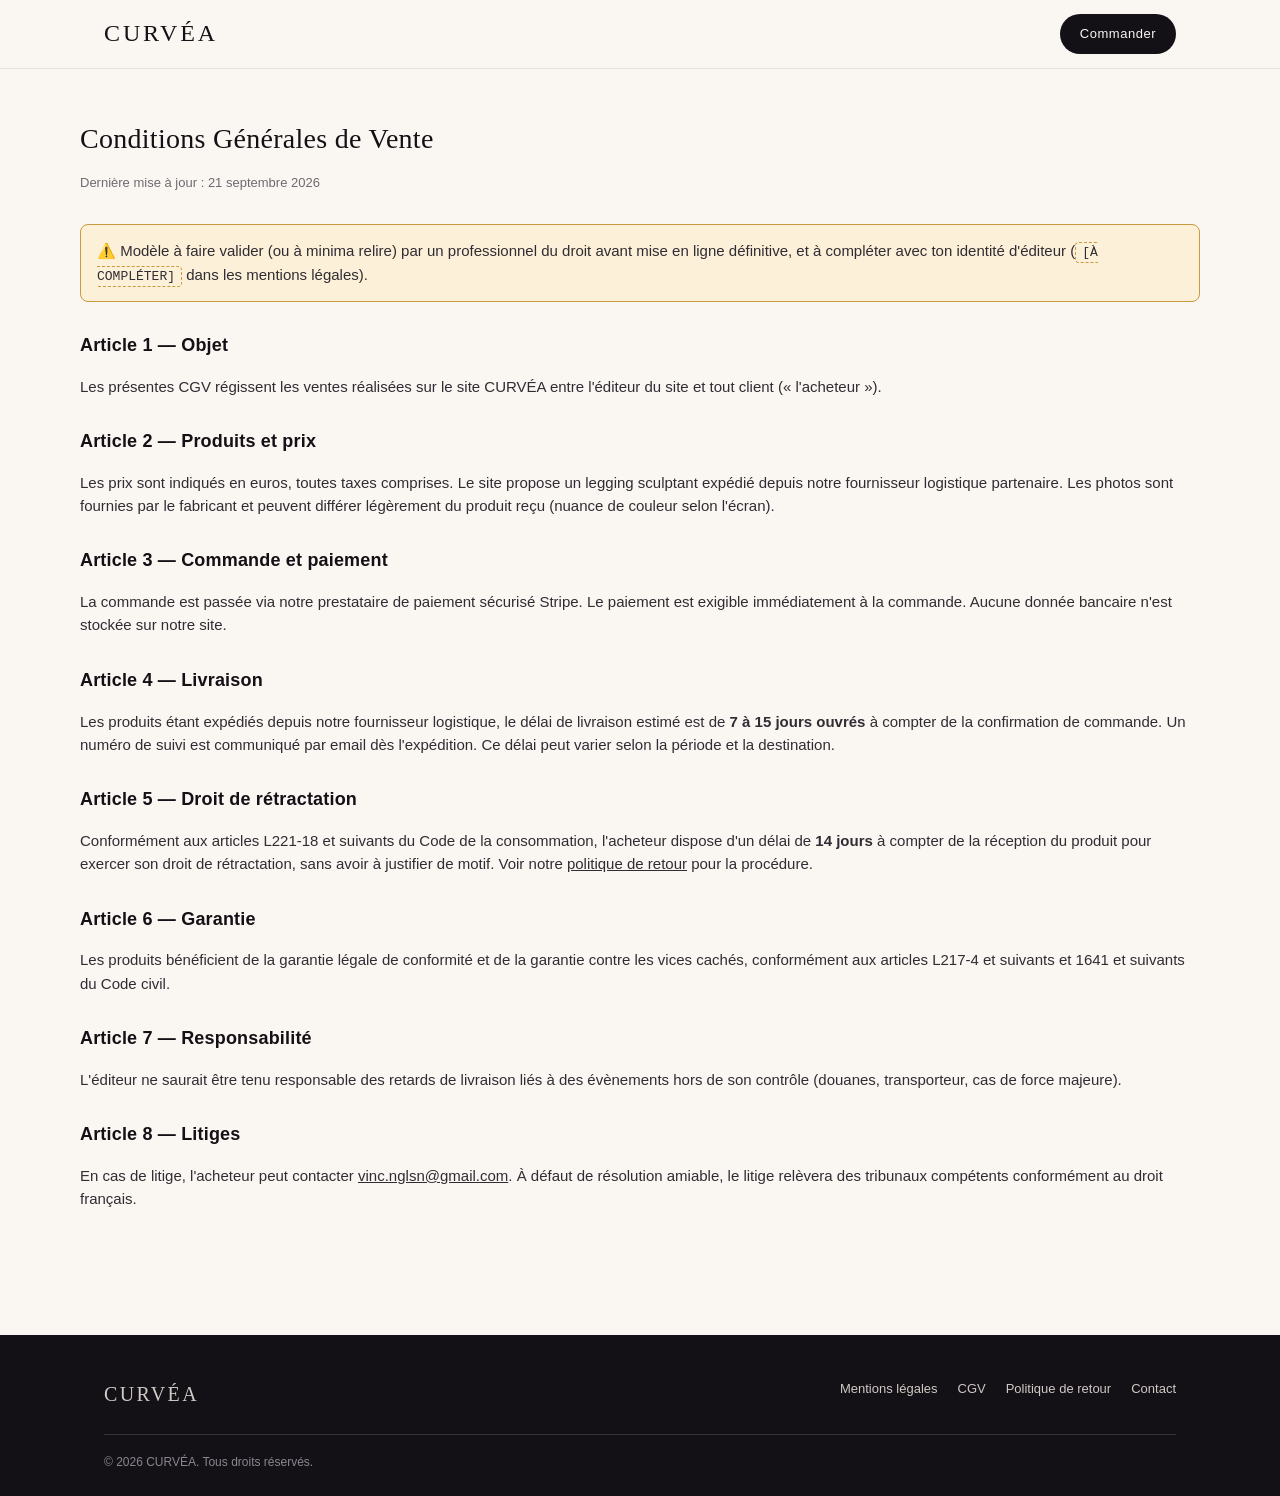
<file: dropshipping-store/cgv.html>
<!DOCTYPE html>
<html lang="fr">
<head>
<meta charset="UTF-8">
<meta name="viewport" content="width=device-width, initial-scale=1.0">
<title>Conditions Générales de Vente — CURVÉA</title>
<link rel="stylesheet" href="assets/style.css">
</head>
<body>

<header class="site">
  <div class="wrap">
    <a href="/" class="logo">CURVÉA</a>
    <a href="index.html#commander" class="header-cta">Commander</a>
  </div>
</header>

<main class="wrap legal-page">
  <h1>Conditions Générales de Vente</h1>
  <p class="updated">Dernière mise à jour : 21 septembre 2026</p>

  <p style="background:#fdf0d8;border:1px solid #c99a3b;padding:14px 16px;border-radius:8px;">
    ⚠️ Modèle à faire valider (ou à minima relire) par un professionnel du droit avant mise en ligne définitive,
    et à compléter avec ton identité d'éditeur (<span class="fill">[À COMPLÉTER]</span> dans les mentions légales).
  </p>

  <h2>Article 1 — Objet</h2>
  <p>Les présentes CGV régissent les ventes réalisées sur le site CURVÉA entre l'éditeur du site et tout client (« l'acheteur »).</p>

  <h2>Article 2 — Produits et prix</h2>
  <p>Les prix sont indiqués en euros, toutes taxes comprises. Le site propose un legging sculptant expédié depuis notre fournisseur logistique partenaire. Les photos sont fournies par le fabricant et peuvent différer légèrement du produit reçu (nuance de couleur selon l'écran).</p>

  <h2>Article 3 — Commande et paiement</h2>
  <p>La commande est passée via notre prestataire de paiement sécurisé Stripe. Le paiement est exigible immédiatement à la commande. Aucune donnée bancaire n'est stockée sur notre site.</p>

  <h2>Article 4 — Livraison</h2>
  <p>Les produits étant expédiés depuis notre fournisseur logistique, le délai de livraison estimé est de <strong>7 à 15 jours ouvrés</strong> à compter de la confirmation de commande. Un numéro de suivi est communiqué par email dès l'expédition. Ce délai peut varier selon la période et la destination.</p>

  <h2>Article 5 — Droit de rétractation</h2>
  <p>Conformément aux articles L221-18 et suivants du Code de la consommation, l'acheteur dispose d'un délai de <strong>14 jours</strong> à compter de la réception du produit pour exercer son droit de rétractation, sans avoir à justifier de motif. Voir notre <a href="politique-retour.html">politique de retour</a> pour la procédure.</p>

  <h2>Article 6 — Garantie</h2>
  <p>Les produits bénéficient de la garantie légale de conformité et de la garantie contre les vices cachés, conformément aux articles L217-4 et suivants et 1641 et suivants du Code civil.</p>

  <h2>Article 7 — Responsabilité</h2>
  <p>L'éditeur ne saurait être tenu responsable des retards de livraison liés à des évènements hors de son contrôle (douanes, transporteur, cas de force majeure).</p>

  <h2>Article 8 — Litiges</h2>
  <p>En cas de litige, l'acheteur peut contacter <a href="mailto:vinc.nglsn@gmail.com">vinc.nglsn@gmail.com</a>. À défaut de résolution amiable, le litige relèvera des tribunaux compétents conformément au droit français.</p>
</main>

<footer class="site">
  <div class="wrap">
    <div class="cols">
      <div class="logo" style="font-size:20px;">CURVÉA</div>
      <div class="links">
        <a href="mentions-legales.html">Mentions légales</a>
        <a href="cgv.html">CGV</a>
        <a href="politique-retour.html">Politique de retour</a>
        <a href="mailto:vinc.nglsn@gmail.com">Contact</a>
      </div>
    </div>
    <div class="legal-note">© 2026 CURVÉA. Tous droits réservés.</div>
  </div>
</footer>

</body>
</html>
</file>
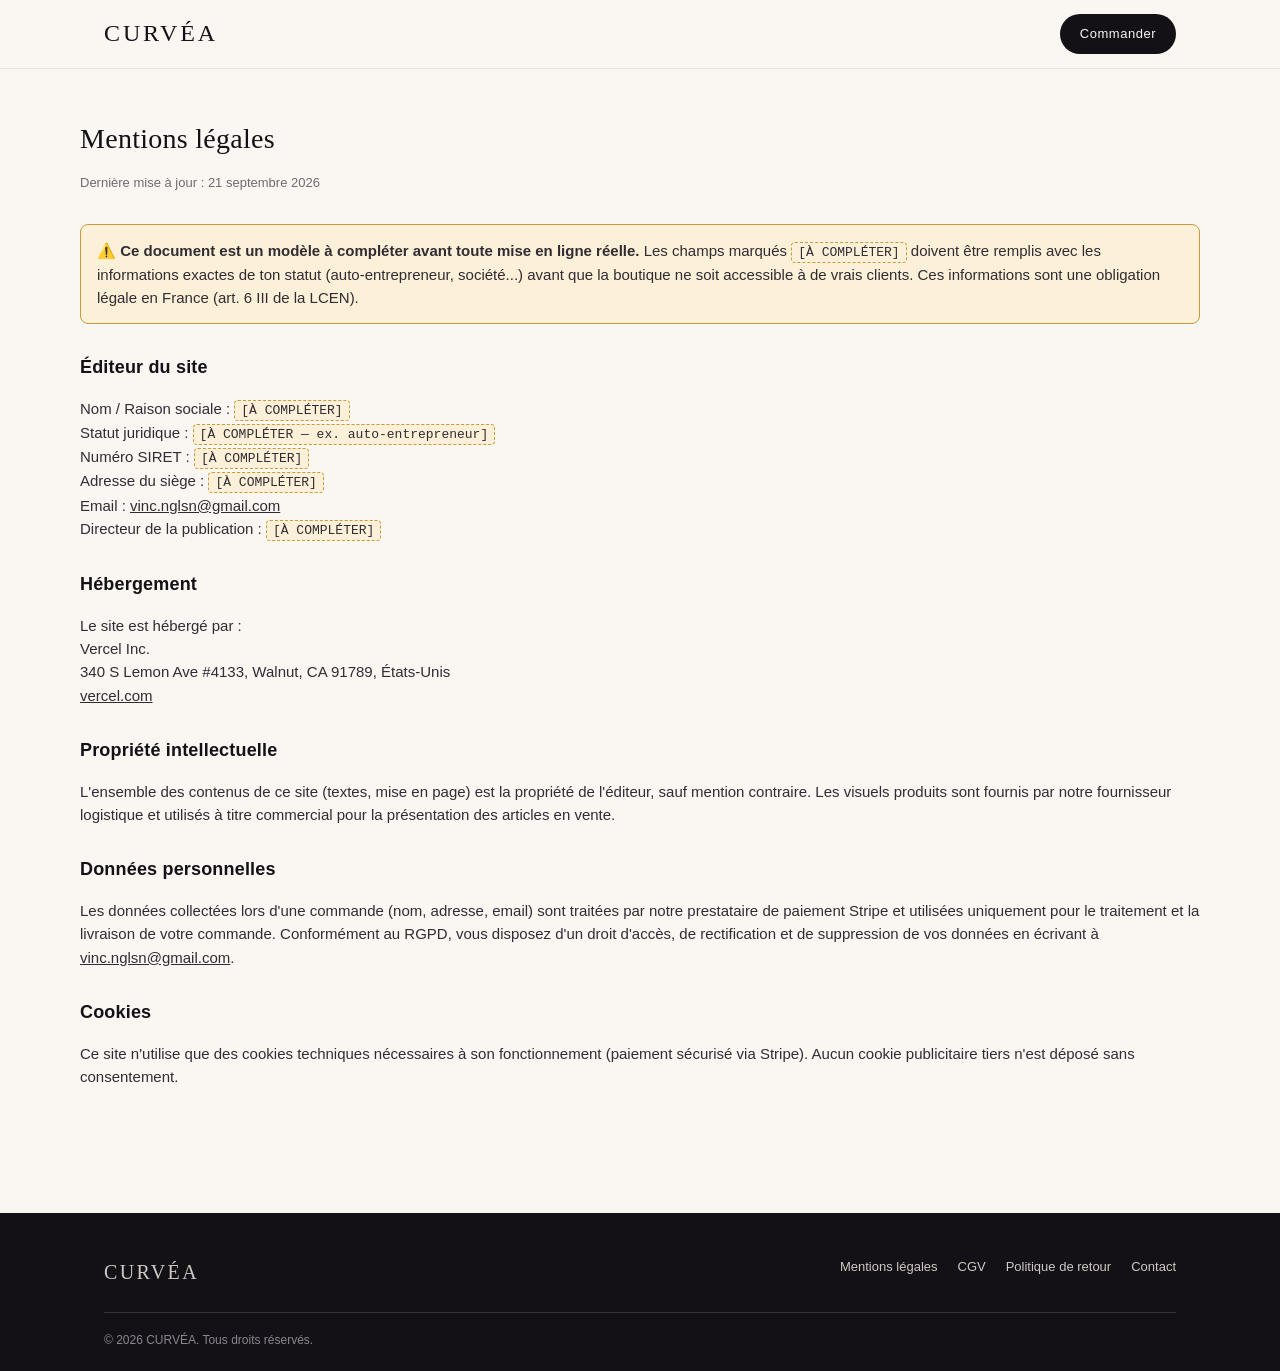
<file: dropshipping-store/mentions-legales.html>
<!DOCTYPE html>
<html lang="fr">
<head>
<meta charset="UTF-8">
<meta name="viewport" content="width=device-width, initial-scale=1.0">
<title>Mentions légales — CURVÉA</title>
<link rel="stylesheet" href="assets/style.css">
</head>
<body>

<header class="site">
  <div class="wrap">
    <a href="/" class="logo">CURVÉA</a>
    <a href="index.html#commander" class="header-cta">Commander</a>
  </div>
</header>

<main class="wrap legal-page">
  <h1>Mentions légales</h1>
  <p class="updated">Dernière mise à jour : 21 septembre 2026</p>

  <p style="background:#fdf0d8;border:1px solid #c99a3b;padding:14px 16px;border-radius:8px;">
    ⚠️ <strong>Ce document est un modèle à compléter avant toute mise en ligne réelle.</strong>
    Les champs marqués <span class="fill">[À COMPLÉTER]</span> doivent être remplis avec les informations exactes
    de ton statut (auto-entrepreneur, société...) avant que la boutique ne soit accessible à de vrais clients.
    Ces informations sont une obligation légale en France (art. 6 III de la LCEN).
  </p>

  <h2>Éditeur du site</h2>
  <p>
    Nom / Raison sociale : <span class="fill">[À COMPLÉTER]</span><br>
    Statut juridique : <span class="fill">[À COMPLÉTER — ex. auto-entrepreneur]</span><br>
    Numéro SIRET : <span class="fill">[À COMPLÉTER]</span><br>
    Adresse du siège : <span class="fill">[À COMPLÉTER]</span><br>
    Email : <a href="mailto:vinc.nglsn@gmail.com">vinc.nglsn@gmail.com</a><br>
    Directeur de la publication : <span class="fill">[À COMPLÉTER]</span>
  </p>

  <h2>Hébergement</h2>
  <p>
    Le site est hébergé par :<br>
    Vercel Inc.<br>
    340 S Lemon Ave #4133, Walnut, CA 91789, États-Unis<br>
    <a href="https://vercel.com" target="_blank" rel="noopener">vercel.com</a>
  </p>

  <h2>Propriété intellectuelle</h2>
  <p>
    L'ensemble des contenus de ce site (textes, mise en page) est la propriété de l'éditeur, sauf mention contraire.
    Les visuels produits sont fournis par notre fournisseur logistique et utilisés à titre commercial pour la présentation des articles en vente.
  </p>

  <h2>Données personnelles</h2>
  <p>
    Les données collectées lors d'une commande (nom, adresse, email) sont traitées par notre prestataire de paiement Stripe
    et utilisées uniquement pour le traitement et la livraison de votre commande. Conformément au RGPD, vous disposez d'un
    droit d'accès, de rectification et de suppression de vos données en écrivant à
    <a href="mailto:vinc.nglsn@gmail.com">vinc.nglsn@gmail.com</a>.
  </p>

  <h2>Cookies</h2>
  <p>Ce site n'utilise que des cookies techniques nécessaires à son fonctionnement (paiement sécurisé via Stripe). Aucun cookie publicitaire tiers n'est déposé sans consentement.</p>
</main>

<footer class="site">
  <div class="wrap">
    <div class="cols">
      <div class="logo" style="font-size:20px;">CURVÉA</div>
      <div class="links">
        <a href="mentions-legales.html">Mentions légales</a>
        <a href="cgv.html">CGV</a>
        <a href="politique-retour.html">Politique de retour</a>
        <a href="mailto:vinc.nglsn@gmail.com">Contact</a>
      </div>
    </div>
    <div class="legal-note">© 2026 CURVÉA. Tous droits réservés.</div>
  </div>
</footer>

</body>
</html>
</file>
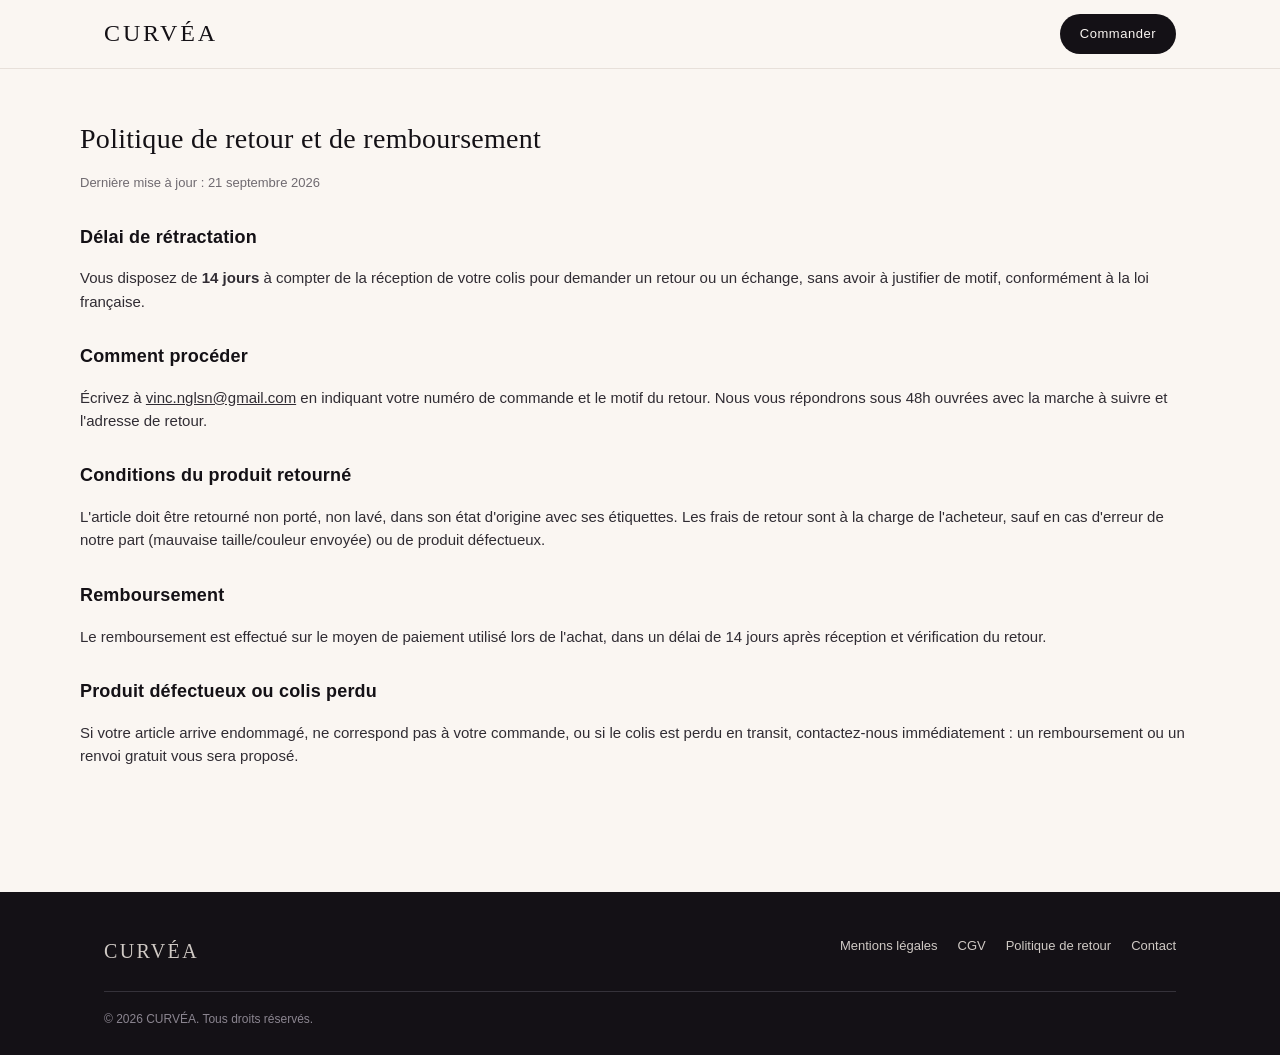
<file: dropshipping-store/politique-retour.html>
<!DOCTYPE html>
<html lang="fr">
<head>
<meta charset="UTF-8">
<meta name="viewport" content="width=device-width, initial-scale=1.0">
<title>Politique de retour — CURVÉA</title>
<link rel="stylesheet" href="assets/style.css">
</head>
<body>

<header class="site">
  <div class="wrap">
    <a href="/" class="logo">CURVÉA</a>
    <a href="index.html#commander" class="header-cta">Commander</a>
  </div>
</header>

<main class="wrap legal-page">
  <h1>Politique de retour et de remboursement</h1>
  <p class="updated">Dernière mise à jour : 21 septembre 2026</p>

  <h2>Délai de rétractation</h2>
  <p>Vous disposez de <strong>14 jours</strong> à compter de la réception de votre colis pour demander un retour ou un échange, sans avoir à justifier de motif, conformément à la loi française.</p>

  <h2>Comment procéder</h2>
  <p>Écrivez à <a href="mailto:vinc.nglsn@gmail.com">vinc.nglsn@gmail.com</a> en indiquant votre numéro de commande et le motif du retour. Nous vous répondrons sous 48h ouvrées avec la marche à suivre et l'adresse de retour.</p>

  <h2>Conditions du produit retourné</h2>
  <p>L'article doit être retourné non porté, non lavé, dans son état d'origine avec ses étiquettes. Les frais de retour sont à la charge de l'acheteur, sauf en cas d'erreur de notre part (mauvaise taille/couleur envoyée) ou de produit défectueux.</p>

  <h2>Remboursement</h2>
  <p>Le remboursement est effectué sur le moyen de paiement utilisé lors de l'achat, dans un délai de 14 jours après réception et vérification du retour.</p>

  <h2>Produit défectueux ou colis perdu</h2>
  <p>Si votre article arrive endommagé, ne correspond pas à votre commande, ou si le colis est perdu en transit, contactez-nous immédiatement : un remboursement ou un renvoi gratuit vous sera proposé.</p>
</main>

<footer class="site">
  <div class="wrap">
    <div class="cols">
      <div class="logo" style="font-size:20px;">CURVÉA</div>
      <div class="links">
        <a href="mentions-legales.html">Mentions légales</a>
        <a href="cgv.html">CGV</a>
        <a href="politique-retour.html">Politique de retour</a>
        <a href="mailto:vinc.nglsn@gmail.com">Contact</a>
      </div>
    </div>
    <div class="legal-note">© 2026 CURVÉA. Tous droits réservés.</div>
  </div>
</footer>

</body>
</html>
</file>
<file: dropshipping-store/assets/style.css>
:root {
  --black: #141116;
  --charcoal: #221f24;
  --cream: #faf6f2;
  --rose: #c98a97;
  --rose-dark: #a8636f;
  --gold: #b8935f;
  --gray: #6f6a70;
  --line: #e7e0da;
  --radius: 14px;
  --maxw: 1120px;
}

* { box-sizing: border-box; }

html { scroll-behavior: smooth; }

body {
  margin: 0;
  font-family: "Helvetica Neue", Arial, sans-serif;
  color: var(--black);
  background: var(--cream);
  line-height: 1.55;
}

h1, h2, h3 {
  font-family: Georgia, "Times New Roman", serif;
  font-weight: 400;
  letter-spacing: 0.01em;
  margin: 0 0 0.5em;
}

a { color: inherit; }

img { max-width: 100%; display: block; }

.wrap {
  max-width: var(--maxw);
  margin: 0 auto;
  padding: 0 24px;
}

/* Announcement bar */
.announce {
  background: var(--black);
  color: var(--cream);
  text-align: center;
  font-size: 13px;
  letter-spacing: 0.04em;
  padding: 10px 12px;
}

/* Header */
header.site {
  background: var(--cream);
  border-bottom: 1px solid var(--line);
  position: sticky;
  top: 0;
  z-index: 50;
}
header.site .wrap {
  display: flex;
  align-items: center;
  justify-content: space-between;
  height: 68px;
}
.logo {
  font-family: Georgia, serif;
  font-size: 24px;
  letter-spacing: 0.12em;
  text-decoration: none;
}
.header-cta {
  background: var(--black);
  color: var(--cream);
  border: none;
  padding: 10px 20px;
  border-radius: 999px;
  font-size: 13px;
  letter-spacing: 0.04em;
  cursor: pointer;
  text-decoration: none;
}

/* Hero / product */
.product {
  display: grid;
  grid-template-columns: 1.1fr 1fr;
  gap: 56px;
  padding: 48px 0 32px;
  align-items: start;
}
@media (max-width: 860px) {
  .product { grid-template-columns: 1fr; gap: 28px; padding-top: 24px; }
}

.gallery-main {
  border-radius: var(--radius);
  overflow: hidden;
  background: #fff;
  aspect-ratio: 1 / 1;
}
.gallery-main img { width: 100%; height: 100%; object-fit: cover; }
.gallery-thumbs {
  display: flex;
  gap: 10px;
  margin-top: 12px;
  overflow-x: auto;
}
.gallery-thumbs img {
  width: 68px;
  height: 68px;
  object-fit: cover;
  border-radius: 8px;
  cursor: pointer;
  border: 2px solid transparent;
  opacity: 0.75;
}
.gallery-thumbs img.active { border-color: var(--black); opacity: 1; }

.pdp-info .badge {
  display: inline-block;
  background: #efe3d8;
  color: var(--rose-dark);
  font-size: 12px;
  letter-spacing: 0.05em;
  padding: 4px 10px;
  border-radius: 999px;
  margin-bottom: 12px;
}
.rating { font-size: 14px; color: var(--gray); margin-bottom: 14px; }
.rating .stars { color: var(--gold); letter-spacing: 2px; }

.price-row { display: flex; align-items: baseline; gap: 12px; margin-bottom: 18px; }
.price-now { font-size: 30px; font-family: Georgia, serif; }
.price-old { font-size: 18px; color: var(--gray); text-decoration: line-through; }
.price-save { font-size: 13px; color: var(--rose-dark); background: #f6e3e6; padding: 3px 9px; border-radius: 999px; }

.pdp-info p.desc { color: #3d383e; margin-bottom: 22px; }

.option-block { margin-bottom: 20px; }
.option-label { font-size: 13px; letter-spacing: 0.04em; text-transform: uppercase; color: var(--gray); margin-bottom: 8px; display: block; }
.size-grid { display: flex; gap: 8px; flex-wrap: wrap; }
.size-grid button {
  min-width: 48px;
  padding: 10px 6px;
  border: 1px solid var(--line);
  background: #fff;
  border-radius: 8px;
  cursor: pointer;
  font-size: 14px;
}
.size-grid button.selected { border-color: var(--black); background: var(--black); color: #fff; }
.size-guide-link { display: inline-block; margin-top: 10px; font-size: 13px; text-decoration: underline; color: var(--gray); cursor: pointer; background: none; border: none; padding: 0; }

.cta-order {
  display: block;
  width: 100%;
  text-align: center;
  background: var(--rose-dark);
  color: #fff;
  border: none;
  padding: 18px 24px;
  border-radius: 999px;
  font-size: 16px;
  letter-spacing: 0.03em;
  cursor: pointer;
  text-decoration: none;
  margin-top: 6px;
}
.cta-order:hover { background: #8f515c; }
.cta-sub { text-align: center; font-size: 12px; color: var(--gray); margin-top: 10px; }

.trust-row {
  display: flex;
  gap: 18px;
  margin-top: 26px;
  padding-top: 22px;
  border-top: 1px solid var(--line);
  flex-wrap: wrap;
}
.trust-row .item { display: flex; align-items: center; gap: 8px; font-size: 13px; color: var(--gray); }

/* Benefits */
.section { padding: 56px 0; }
.section.alt { background: #fff; }
.section-head { text-align: center; max-width: 640px; margin: 0 auto 40px; }
.section-head h2 { font-size: 30px; }
.section-head p { color: var(--gray); }

.benefits-grid {
  display: grid;
  grid-template-columns: repeat(4, 1fr);
  gap: 24px;
}
@media (max-width: 860px) { .benefits-grid { grid-template-columns: repeat(2, 1fr); } }
.benefit-card {
  background: var(--cream);
  border-radius: var(--radius);
  padding: 26px 20px;
  text-align: center;
}
.benefit-card .icon { font-size: 28px; margin-bottom: 10px; }
.benefit-card h3 { font-size: 16px; font-family: Helvetica, Arial, sans-serif; font-weight: 600; }
.benefit-card p { font-size: 13px; color: var(--gray); margin: 0; }

/* Size guide table */
table.size-table { width: 100%; border-collapse: collapse; margin-top: 10px; font-size: 14px; }
table.size-table th, table.size-table td { border: 1px solid var(--line); padding: 10px; text-align: center; }
table.size-table th { background: #f1ebe4; }

/* FAQ */
.faq-item { border-bottom: 1px solid var(--line); }
.faq-q {
  width: 100%;
  text-align: left;
  background: none;
  border: none;
  padding: 18px 0;
  font-size: 16px;
  cursor: pointer;
  display: flex;
  justify-content: space-between;
  align-items: center;
  font-family: Georgia, serif;
}
.faq-a { max-height: 0; overflow: hidden; transition: max-height 0.25s ease; color: var(--gray); font-size: 14px; }
.faq-item.open .faq-a { max-height: 240px; padding-bottom: 18px; }
.faq-item.open .faq-q .chev { transform: rotate(180deg); }
.chev { transition: transform 0.2s ease; }

/* Guarantee banner */
.guarantee {
  display: flex;
  align-items: center;
  gap: 20px;
  background: var(--black);
  color: var(--cream);
  border-radius: var(--radius);
  padding: 30px;
}
.guarantee .icon { font-size: 40px; }
.guarantee h3 { font-family: Georgia, serif; font-size: 20px; margin-bottom: 4px; }
.guarantee p { margin: 0; color: #cfc9c4; font-size: 14px; }

/* Sticky mobile CTA */
.sticky-cta {
  position: fixed;
  bottom: 0; left: 0; right: 0;
  background: #fff;
  border-top: 1px solid var(--line);
  padding: 12px 16px;
  display: none;
  align-items: center;
  justify-content: space-between;
  gap: 14px;
  z-index: 60;
  box-shadow: 0 -4px 16px rgba(0,0,0,0.08);
}
.sticky-cta .price-now { font-size: 18px; }
.sticky-cta a.cta-order { width: auto; padding: 12px 22px; margin-top: 0; font-size: 14px; }
@media (max-width: 860px) { .sticky-cta { display: flex; } body { padding-bottom: 74px; } }

/* Footer */
footer.site {
  background: var(--black);
  color: #cfc9c4;
  padding: 44px 0 26px;
  font-size: 13px;
  margin-top: 40px;
}
footer.site .cols { display: flex; justify-content: space-between; flex-wrap: wrap; gap: 24px; margin-bottom: 24px; }
footer.site a { text-decoration: none; color: #cfc9c4; }
footer.site a:hover { color: #fff; }
footer.site .links { display: flex; gap: 20px; flex-wrap: wrap; }
footer.site .legal-note { border-top: 1px solid #35323a; padding-top: 18px; color: #8b8590; font-size: 12px; }

/* Legal pages */
.legal-page { padding: 48px 0 70px; }
.legal-page h1 { font-size: 28px; margin-bottom: 6px; }
.legal-page .updated { color: var(--gray); font-size: 13px; margin-bottom: 30px; }
.legal-page h2 { font-size: 18px; font-family: Helvetica, Arial, sans-serif; font-weight: 600; margin-top: 30px; }
.legal-page p, .legal-page li { color: #302c33; font-size: 15px; }
.legal-page .fill {
  background: #fdf0d8;
  border: 1px dashed #c99a3b;
  padding: 2px 6px;
  border-radius: 4px;
  font-family: monospace;
  font-size: 13px;
}
</file>
